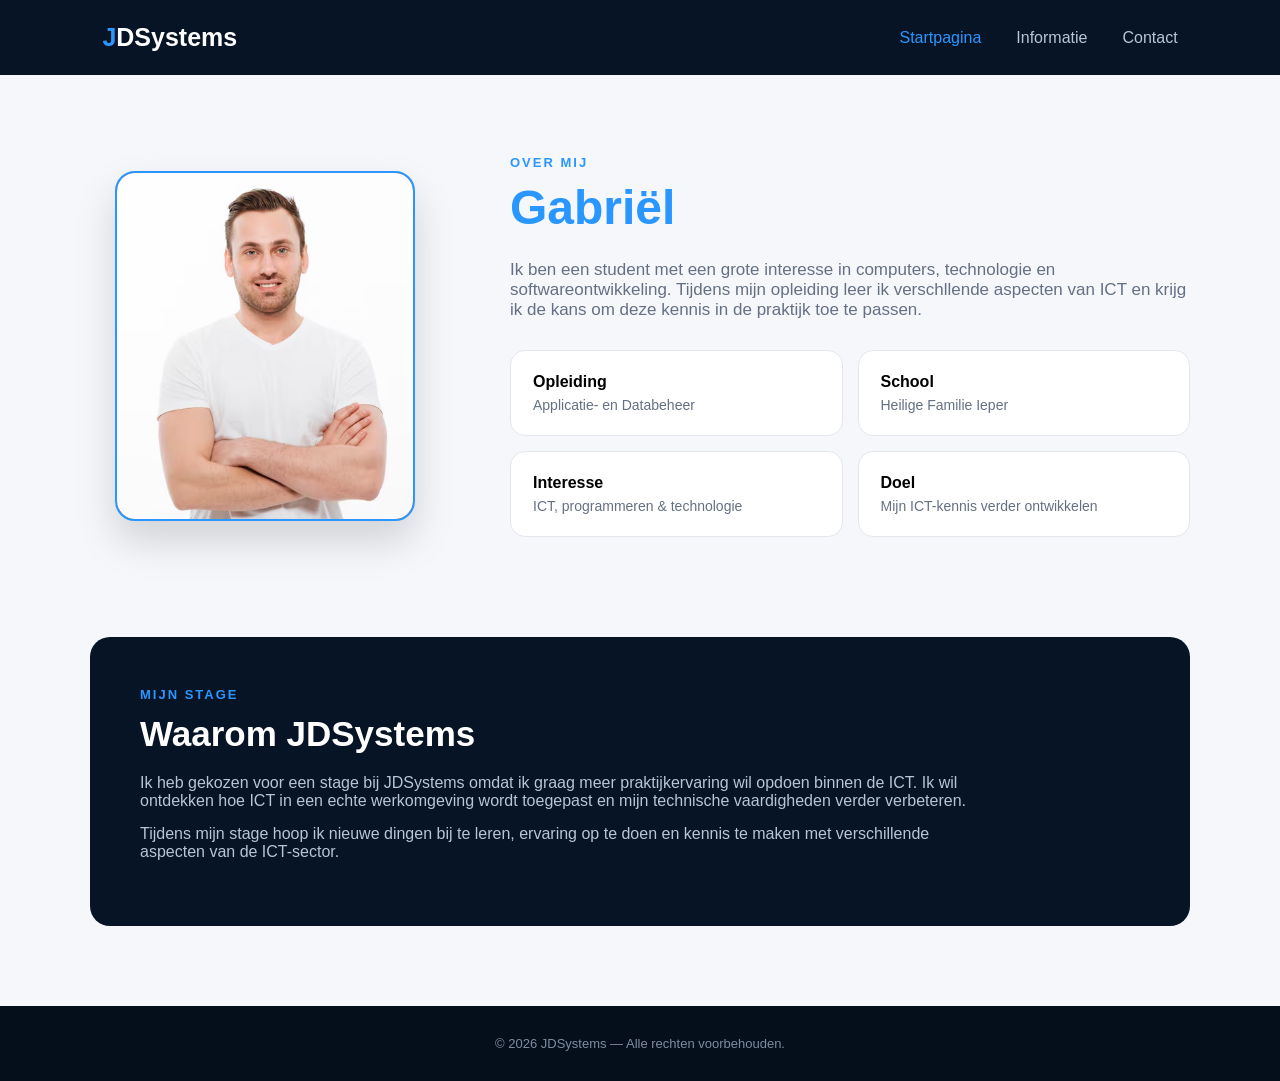
<file: index.html>
<!DOCTYPE html>
<html lang="nl">

<head>
    <meta charset="UTF-8" />
    <meta name="viewport" content="width=device-width, initial-scale=1.0" />
    <title>Stageopdracht JDSystems - Startpagina</title>
    <link rel="stylesheet" href="style.css" />
</head>

<body>
    <nav>
        <div class="logo">JDSystems</div>
        <ul>
            <li><a href="index.htm" class="active">Startpagina</a></li>
            <li><a href="gegevens.html">Informatie</a></li>
            <li><a href="contact.html" class="contact">Contact</a></li>
        </ul>
    </nav>

    <main class="about-page">
        <div class="about-container">
            <div class="about-photo">
                <div class="photo-placeholder">
                    <img src="Images/random-man.avif" />
                </div>
            </div>

            <div class="about-content">
                <p class="about-label">OVER MIJ</p>

                <h1>Gabriël</h1>

                <p class="intro">
                    Ik ben een student met een grote interesse in computers, technologie
                    en softwareontwikkeling. Tijdens mijn opleiding leer ik verschllende
                    aspecten van ICT en krijg ik de kans om deze kennis in de praktijk
                    toe te passen.
                </p>

                <div class="info-grid">
                    <div class="info-box">
                        <h3>Opleiding</h3>
                        <p>Applicatie- en Databeheer</p>
                    </div>

                    <div class="info-box">
                        <h3>School</h3>
                        <p>Heilige Familie Ieper</p>
                    </div>

                    <div class="info-box">
                        <h3>Interesse</h3>
                        <p>ICT, programmeren & technologie</p>
                    </div>

                    <div class="info-box">
                        <h3>Doel</h3>
                        <p>Mijn ICT-kennis verder ontwikkelen</p>
                    </div>
                </div>
            </div>
        </div>

        <section class="motivation">
            <p class="about-label">MIJN STAGE</p>
            <h2>Waarom JDSystems</h2>
            <p>
                Ik heb gekozen voor een stage bij JDSystems omdat ik graag meer
                praktijkervaring wil opdoen binnen de ICT. Ik wil ontdekken hoe ICT in
                een echte werkomgeving wordt toegepast en mijn technische vaardigheden
                verder verbeteren.
            </p>
            <p>
                Tijdens mijn stage hoop ik nieuwe dingen bij te leren, ervaring op te
                doen en kennis te maken met verschillende aspecten van de ICT-sector.
            </p>
        </section>
    </main>
    <footer>
        <p>&copy; 2026 JDSystems — Alle rechten voorbehouden.</p>
    </footer>
</body>

</html>
</file>
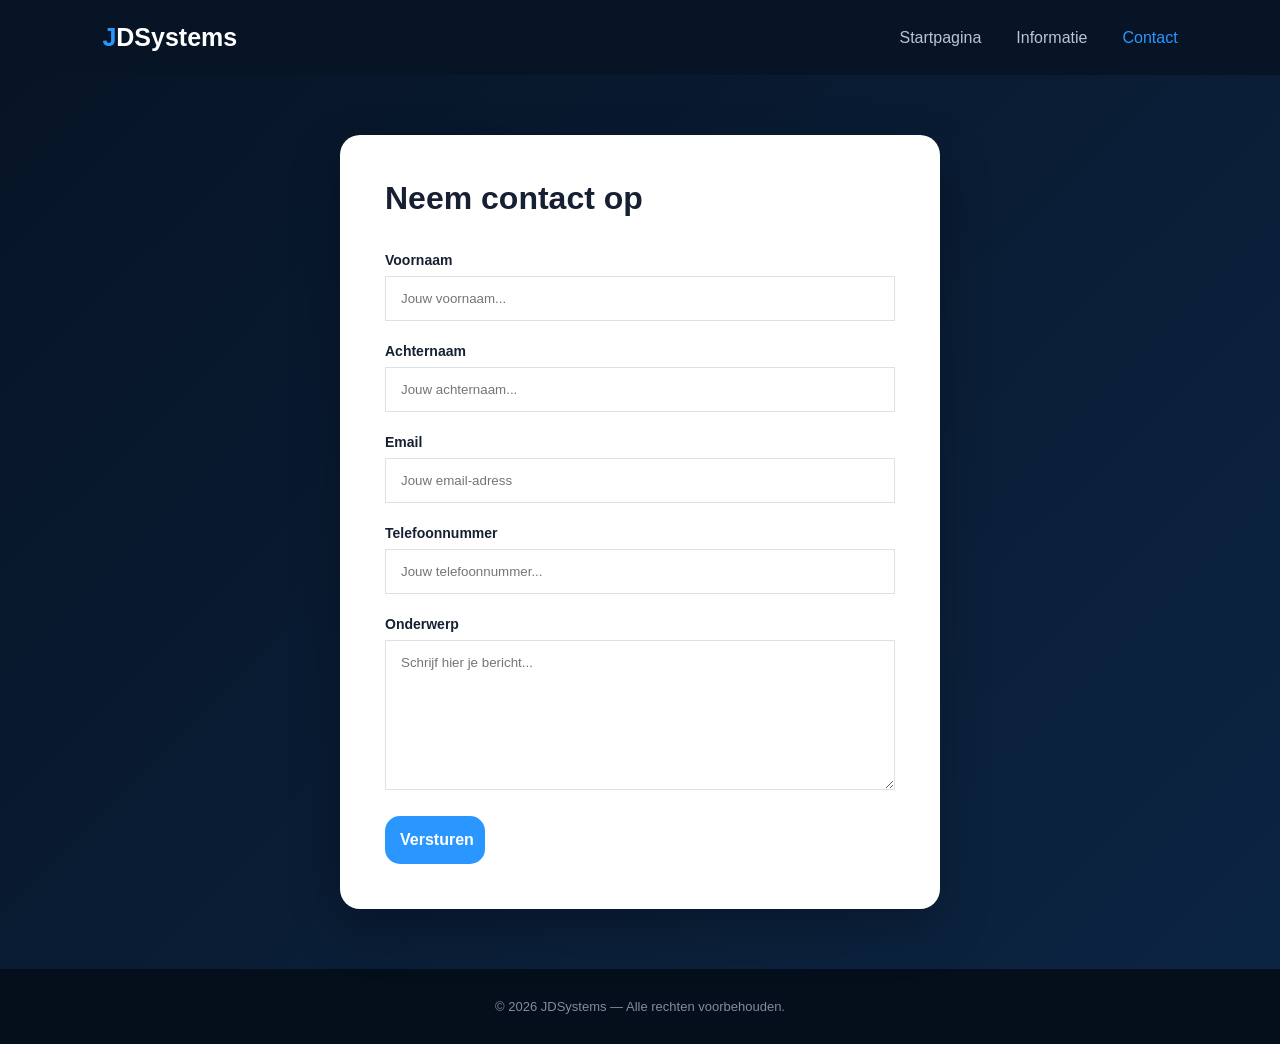
<file: contact.html>
<!DOCTYPE html>
<html lang="nl">
<head>
    <meta charset="UTF-8">
    <meta name="viewport" content="width=device-width, initial-scale=1.0">
    <title>Stageopdracht JDSystems - Contact</title>
    <link rel="stylesheet" href="style.css">
</head>
<body>
    <nav>
        <div class="logo">JDSystems</div>
        <ul>
            <li><a href="index.html">Startpagina</a></li>
            <li><a href="gegevens.html">Informatie</a></li>
            <li><a href="contact.html" class="contact, active">Contact</a></li>
        </ul>
    </nav>

    <main>
        <section class="contact_section">
            <form class="contact_form">
    
                <label for="voornaam">Voornaam</label>
                <input type="text" id="voornaam" name="Voornaam" placeholder="Jouw voornaam..." required>
                
                <label for="achternaam">Achternaam</label>
                <input type="text" id="achternaam" name="Achternaam" placeholder="Jouw achternaam..." required>
    
                <label for="email">Email</label>
                <input type="email" id="email" name="Email" placeholder="Jouw email-adress" required>
    
                <label for="telefoonnummer">Telefoonnummer</label>
                <input type="tel" id="telefoonnummer" name="Telefoonnummer" placeholder="Jouw telefoonnummer...">
    
                <label for="onderwerp">Onderwerp</label>
                <textarea id="onderwerp" name="onderwerp" placeholder="Schrijf hier je bericht..."></textarea>
    
                <input type="submit" value="Versturen">
            </form>
        </section>
    </main>

    <footer>
        <p>© 2026 JDSystems — Alle rechten voorbehouden.</p>
    </footer>
</body>
</html>
</file>
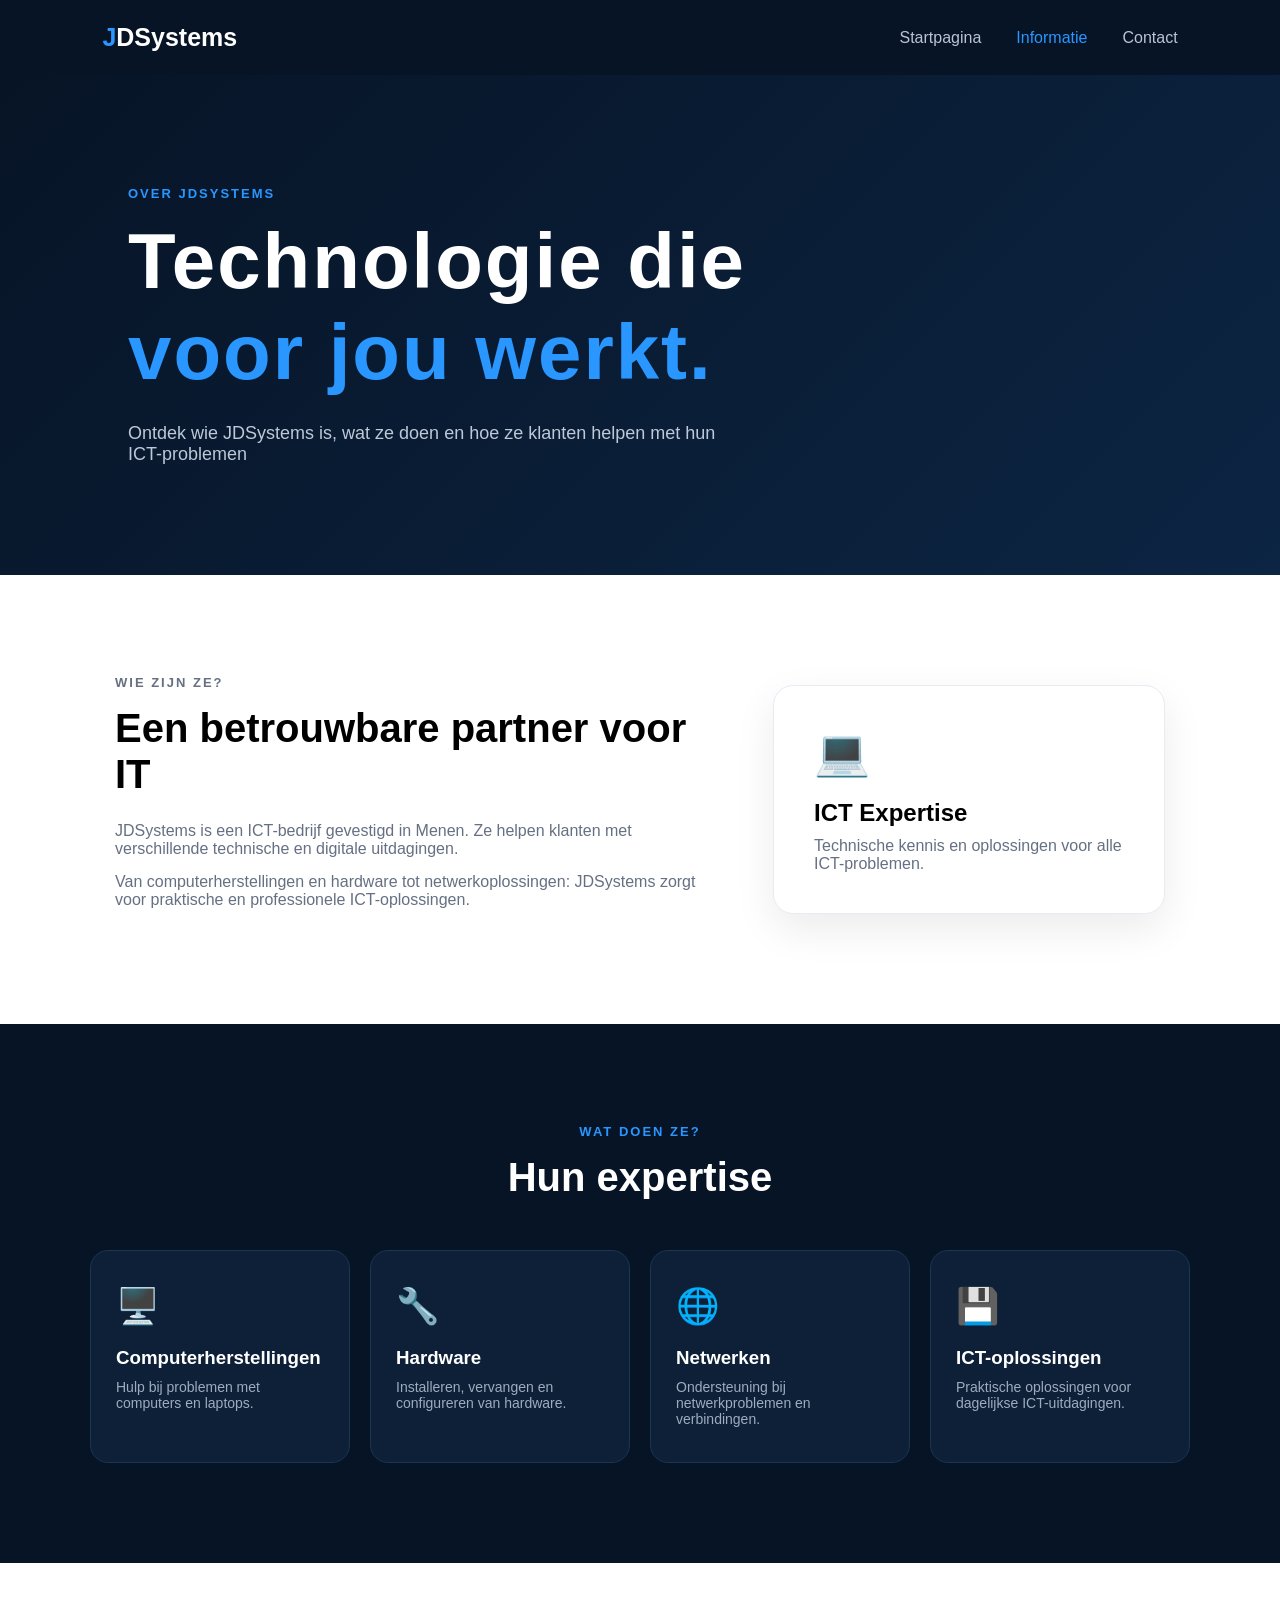
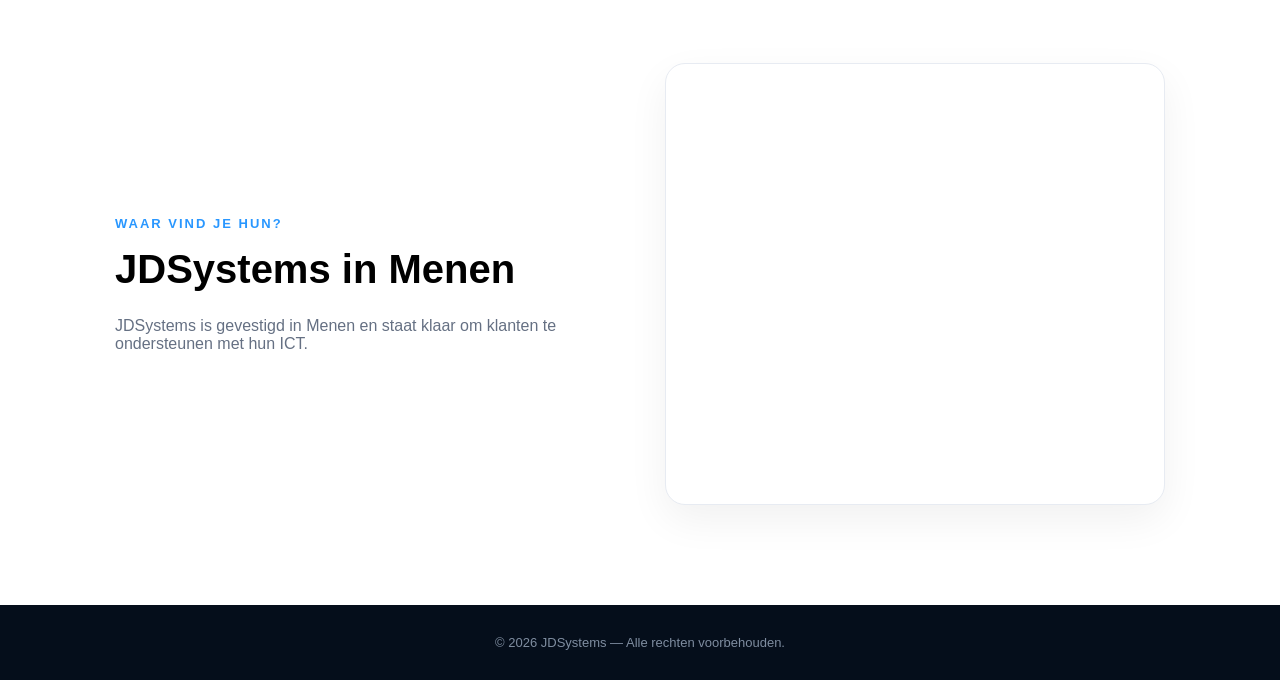
<file: gegevens.html>
<!DOCTYPE html>
<html lang="nl">
<head>
    <meta charset="UTF-8">
    <meta name="viewport" content="width=device-width, initial-scale=1.0">
    <title>Stageopdracht JDSystems - Gegevens</title>
    <link rel="stylesheet" href="style.css">
</head>
<body>
    <nav>
        <div class="logo">JDSystems</div>
        <ul>
            <li><a href="index.html" >Startpagina</a></li>
            <li><a href="gegevens.html" class="active">Informatie</a></li>
            <li><a href="contact.html" class="contact">Contact</a></li>
        </ul>
    </nav>

    <main>
        <!--Banner-->
        <section class="hero">
            <div class="hero-content">
                <p class="small-title">OVER JDSYSTEMS</p>
                <h1>Technologie die<br><span>voor jou werkt.</span></h1>
                <p class="hero-text">
                    Ontdek wie JDSystems is, wat ze doen en hoe ze
                    klanten helpen met hun ICT-problemen
                </p>
            </div>
        </section>

        <!--Over JDSystems-->
        <section class="about">
            <div class="about-text">
                <p class="section-label">WIE ZIJN ZE?</p>
                <h2>Een betrouwbare partner voor IT</h2>

                <p>
                    JDSystems is een ICT-bedrijf gevestigd in Menen.
                    Ze helpen klanten met verschillende technische en
                    digitale uitdagingen.
                </p>

                <p>
                    Van computerherstellingen en hardware tot
                    netwerkoplossingen: JDSystems zorgt voor praktische en
                    professionele ICT-oplossingen.
                </p>
            </div>

            <div class="about-card">
                <div class="card-icon">💻</div>
                <h3>ICT Expertise</h3>
                <p>
                    Technische kennis en oplossingen voor
                    alle ICT-problemen.
                </p>
            </div>
        </section>

        <!-- Diensten -->
        <section class="services">
            <p class="section-label">WAT DOEN ZE?</p>
            <h2>Hun expertise</h2>

            <div class="service-grid">

                <div class="service-card">
                    <div class="icon">🖥️</div>
                    <h3>Computerherstellingen</h3>
                    <p>
                        Hulp bij problemen met computers en laptops.
                    </p>
                </div>

                <div class="service-card">
                    <div class="icon">🔧</div>
                    <h3>Hardware</h3>
                    <p>
                        Installeren, vervangen en configureren van hardware.
                    </p>
                </div>

                <div class="service-card">
                    <div class="icon">🌐</div>
                    <h3>Netwerken</h3>
                    <p>
                        Ondersteuning bij netwerkproblemen en verbindingen.
                    </p>
                </div>

                <div class="service-card">
                    <div class="icon">💾</div>
                    <h3>ICT-oplossingen</h3>
                    <p>
                        Praktische oplossingen voor dagelijkse ICT-uitdagingen.
                    </p>
                </div>

            </div>
        </section>

        <!-- Locatie -->
        <section class="location">
            <div>
                <p class="section-label">WAAR VIND JE HUN?</p>
                <h2>JDSystems in Menen</h2>
                <p>
                    JDSystems is gevestigd in Menen en staat klaar
                    om klanten te ondersteunen met hun ICT.
                </p>
            </div>

            <div class="location-box">
                <div>
                    <iframe 
                        src="https://www.google.com/maps/embed?pb=!1m18!1m12!1m3!1d2521.68937737701!2d3.1071900754252937!3d50.79986497166092!2m3!1f0!2f0!3f0!3m2!1i1024!2i768!4f13.1!3m3!1m2!1s0x47c32e0723f6b03b%3A0xe125d8bf8688165f!2sJD%20Systems!5e0!3m2!1snl!2sbe!4v1790596625264!5m2!1snl!2sbe"
                        allowfullscreen=""
                        loading="lazy"
                        referrerpolicy="strict-origin-when-cross-origin"></iframe>
                </div>
            </div>
        </section>

    </main>

    <footer>
        <p>&copy; 2026 JDSystems — Alle rechten voorbehouden.</p>
    </footer>

</body>
</html>
</file>
<file: style.css>
*{
    margin: 0; /*Stelt alle margins in op 0*/
    padding: 0; /*Stelt alle paddings in op 0*/ 
    box-sizing: border-box;
    font-family: sans-serif;
}

/* NAVIGATIE */ 
nav{
    height: 75px;
    background: #071426;
    display: flex; /*Meer keuzes bij opmaak*/
    align-items: center; /*Verticale centrering*/
    justify-content: space-between; /*Zorgt voor plaats tussen links*/
    padding: 0 8%; /*Geen padding aan bovenkant maar wel aan zijkant*/
} 

.logo{
    color: white; /*Witte letters*/
    font-size: 25px; /*lettergootte*/
    font-weight: bold; /*Vetgedrukt*/
} 

.logo::first-letter{
    color: #2997ff; /*Eerste letter is blauw*/
} 
    
nav ul {
    display: flex; /*Meer keuzes bij opmaak*/
    list-style: none; /*Opsommingsteken weg*/
    gap: 35px;  /*Ruimte tussen links*/
} 
    
nav ul li a{
    color: #b9c4d5;
    text-decoration: none; /*lijn onder tekst weg*/
    font-size: 16px;
    transition: 0.3s; /*Zorgt voor een soort "animatie"*/
} 

nav ul li a:hover, nav ul li a.active{
    color: #2997ff; 
}

/*OVER MIJ PAGINA*/
.about-page{
    background: #f5f7fb;
    min-height: calc(100vh - 75px); /*Volledige breedte - 75px*/
    padding: 80px 20px; /*80px boven/onder en 20 px links/ rechts*/
}

.about-container{
    max-width: 1100px;
    margin: auto; /*Horizontale centrering*/
    display: grid; /*Zorgt dat een grid mogelijk is*/
    grid-template-columns: 350px 1fr; /*kolom links heeft vaste breedte van 350px, 2de kolom resterende ruimte*/
    gap: 70px;  /*Plaats tussen afbeelding en tekst*/
    align-items: center; /*Verticale centrering*/
}

/* FOTO */

.about-photo {
    display: flex;
    justify-content: center; /*centrering*/
}

.photo-placeholder {
    width: 300px;
    height: 350px;
    border-radius: 20px;
    overflow: hidden; /*De afbeelding die erin zit wordt ook afgerand*/
    background: #071426;
    border: 2px solid #2997ff;
    box-shadow: 0 20px 40px rgba(0, 0, 0, 0.15); /*Lichte schaduw*/
}

.photo-placeholder img {
    width: 100%; /*Neemt volledige placeholder in*/
    height: 100%; /*Neemt volledige placeholder in*/
    object-fit: cover; /*Zorgt dat de afbeelding er correct uitziet*/
}

/*TEKST*/
.about-label{
    color: #2997ff;
    font-size: 13px;
    font-weight: bold;
    letter-spacing: 2px;
    margin-bottom: 12px;
}

.about-content h1{
    color: #2997ff;
    font-size: 48px;
    line-height: 1.1;
    margin-bottom: 25px;
}

.intro{
    color: #657083;
    font-size: 17px;
    max-width: 700px;
    margin-bottom: 30px;
}

/*KAARTJES*/
.info-grid{
    display: grid;
    grid-template-columns: 1fr 1fr;
    gap: 15px;
}

.info-box{
    background: white;
    padding: 22px;
    border-radius: 15px;
    border: 1px solid #e3e7ed;
    transition: 0.3s;
}

.info-box:hover{
    transform: translateY(-4px);
    border-color: #2997ff;
    box-shadow: 0 15px 25px rgba(0, 0, 0, 0.07);
}

.info-box h3{
    font-size: 16px;
    margin-bottom: 6px;
}

.info-box p{
    color: #657083;
    font-size: 14px;
}

/*MOTIVATIE*/
.motivation{
    max-width: 1100px;
    margin: 100px auto 0;
    background: #071426;
    color: white;
    padding: 50px;
    border-radius: 20px;
}

.motivation h2{
    font-size: 35px;
    margin-bottom: 20px;
}

.motivation p:not(.about-label){
    color: #b9c4d5;
    max-width: 850px;
    margin-bottom: 15px;
}
/*Hero banner*/
.hero{
    height: 500px;
    display: flex;
    align-items: center;
    background: linear-gradient(135deg, #071426, #0c2543);
    color: white;
    padding: 80px 10%;
}

.hero-content{
    max-width: 800px;
}

.small-title, .section-label{
    color: #2997ff;
    font-size: 13px;
    font-weight: 700;
    letter-spacing: 2px;
    margin-bottom: 15px;
}

.hero h1{
    font-size: 78px;
    letter-spacing: 2px;
    margin-bottom: 25px;
}

.hero h1 span{
    color: #2997ff;
}

.hero-text{
    color: #bdc8d8;
    width: 600px;
    font-size: 18px;
}

/*OVER*/

.about{
    width: 1100px ;
    margin: auto;
    padding: 100px 25px;
    display: grid;
    grid-template-columns: 1.5fr 1fr;
    gap: 70px;
    align-items: center;
}

.about h2,
.services h2,
.location h2 {
    font-size: 40px;
    line-height: 1.15;
    margin-bottom: 25px;
}

.about-text p {
    color: #657083;
    margin-bottom: 15px;
}

.about-card {
    background: white;
    padding: 40px;
    border-radius: 20px;

    box-shadow: 0 15px 40px rgba(0, 0, 0, 0.08);

    border: 1px solid #e7ebf2;

    transition: 0.3s;
}

.about-card:hover {
    transform: translateY(-6px);
}

.card-icon {
    font-size: 45px;
    margin-bottom: 20px;
}

.about-card h3 {
    font-size: 24px;
    margin-bottom: 10px;
}

.about-card p {
    color: #657083;
}

/* SERVICES */

.services {
    background: #071426;
    color: white;
    padding: 100px 25px;
    text-align: center;
}

.services h2 {
    margin-bottom: 50px;
}

.service-grid {
    max-width: 1100px;
    margin: auto;

    display: grid;
    grid-template-columns: repeat(4, 1fr);
    gap: 20px;
}

.service-card {
    background: #0d2038;
    border: 1px solid #193653;

    padding: 35px 25px;
    border-radius: 18px;

    text-align: left;

    transition: 0.3s;
}

.service-card:hover {
    transform: translateY(-8px);
    border-color: #2997ff;
}

.icon {
    font-size: 35px;
    margin-bottom: 20px;
}

.service-card h3 {
    margin-bottom: 10px;
}

.service-card p {
    color: #9eacbd;
    font-size: 14px;
}

/* LOCATION */

.location {
    max-width: 1100px;
    margin: auto;
    padding: 100px 25px;

    display: grid;
    grid-template-columns: 1fr 1fr;
    gap: 50px;
    align-items: center;
}

.location > div:first-child p:last-child {
    color: #657083;
}

.location-box {
    background: white;
    padding: 35px;

    border-radius: 20px;
    border: 1px solid #e7ebf2;

    display: flex;
    align-items: center;
    gap: 20px;

    box-shadow: 0 15px 40px rgba(0, 0, 0, 0.06);
}

.location-box span {
    font-size: 40px;
}

.location-box p {
    color: #657083;
}

/* FOOTER */

footer {
    background: #050e1b;
    color: #7f8da0;

    text-align: center;
    padding: 30px;
    font-size: 13px;
}

/*Contact sectie*/
.contact_section{
    min-height: calc(100vh - 75px);
    display: flex;
    justify-content: center;
    align-items: center;
    padding: 60px 20px;
    background: linear-gradient(135deg, #071426, #0c2543);
}

/*Contact Formulier*/
.contact_form{
    width: 100%;
    max-width: 600px;
    background: white;
    padding: 45px;
    border-radius: 20px;
    box-shadow: 0 20px 50px rgba(0, 0, 0, 0.25); /*Lichter kleur*/
}

.contact_form::before{
    content: "Neem contact op";
    display: block;
    font-size: 32px;
    font-weight: bold;
    color: #172033;
    margin-bottom: 35px;
}

/*Lables*/
.contact_form label{
    display: block;
    font-size: 14px;
    font-weight: bold;
    margin-bottom: 8px;
    color: #172033;
}

/*Inputs*/
.contact_form input[type="text"], .contact_form input[type="email"],
.contact_form input[type="tel"], .contact_form textarea{
    width: 100%;
    padding: 14px 15px;
    margin-bottom: 22px;
    border: 1px solid #dce1e8;
    font-family: Arial, sans-serif;
    outline: none;
    transition: 0.3s;
}

.contact_form input:focus, .contact_form textarea:focus{
    border-color: #2997ff;
    box-shadow: 0 0 0 3px rgba(41, 151, 255, 0.12);
}

/*Textarea*/
.contact_form textarea{
    height: 150px;
    resize: vertical;
}

/*Submit*/
.contact_form input[type="submit"]{
    width: 100px;
    padding: 15px;
    border: none;
    border-radius: 15px;
    background: #2997ff;
    color: white;
    font-size: 16px;
    font-weight: bold;
    cursor: pointer;
    transition: 0.3s;
}

.contact_form input[type="submit"]:hover{
    background: #147fd1;
    transform: translateY(-2px);
    box-shadow: 0 8px 20px rgba(41, 151, 255, 0.3);
}

/* =========================
   RESPONSIVE DESIGN
   ========================= */

/* Tablets */
@media (max-width: 900px) {

    /* Navigatie */
    nav {
        padding: 0 5%;
    }

    nav ul {
        gap: 20px;
    }

    /* Hero */
    .hero {
        height: auto;
        min-height: 450px;
        padding: 70px 8%;
    }

    .hero h1 {
        font-size: 58px;
    }

    .hero-text {
        width: 100%;
        max-width: 600px;
    }

    /* About */
    .about {
        width: 100%;
        grid-template-columns: 1fr;
        gap: 40px;
        padding: 80px 8%;
    }

    /* Services */
    .service-grid {
        grid-template-columns: repeat(2, 1fr);
    }

    /* Location */
    .location {
        grid-template-columns: 1fr;
        padding: 80px 8%;
    }
}


/* Smartphones */
@media (max-width: 600px) {

    /* Navigatie */
    nav {
        height: auto;
        min-height: 75px;
        padding: 20px 6%;
        flex-direction: column;
        gap: 15px;
    }

    .logo {
        font-size: 23px;
    }

    nav ul {
        gap: 18px;
        flex-wrap: wrap;
        justify-content: center;
    }

    nav ul li a {
        font-size: 14px;
    }


    /* Hero */
    .hero {
        min-height: 400px;
        padding: 60px 7%;
    }

    .small-title,
    .section-label {
        font-size: 11px;
    }

    .hero h1 {
        font-size: 42px;
        line-height: 1.1;
        letter-spacing: 1px;
    }

    .hero-text {
        font-size: 16px;
        line-height: 1.6;
    }


    /* About */
    .about {
        width: 100%;
        padding: 70px 7%;
        gap: 35px;
    }

    .about h2,
    .services h2,
    .location h2 {
        font-size: 32px;
    }

    .about-text p {
        font-size: 15px;
        line-height: 1.6;
    }

    .about-card {
        padding: 30px;
    }


    /* Services */
    .services {
        padding: 70px 7%;
    }

    .service-grid {
        grid-template-columns: 1fr;
        gap: 18px;
    }

    .service-card {
        padding: 30px 25px;
    }


    /* Location */
    .location {
        padding: 70px 7%;
        gap: 30px;
    }

    .location-box {
        padding: 25px;
    }

    .location-box span {
        font-size: 32px;
    }


    /* Footer */
    footer {
        padding: 25px 15px;
        font-size: 12px;
    }


    /* Over mij pagina */
    .about-page {
        padding: 60px 20px;
    }

    .about-container {
        grid-template-columns: 1fr;
        gap: 40px;
    }

    .about-photo {
        order: 1;
    }

    .about-content {
        order: 2;
    }

    .photo-placeholder {
        width: 250px;
        height: 300px;
    }

    .about-content h1 {
        font-size: 38px;
    }

    .intro {
        font-size: 16px;
    }


    /* Contact */
    .contact_section {
        padding: 40px 15px;
    }

    .contact_form {
        padding: 30px 25px;
    }

    .contact_form::before {
        font-size: 27px;
        margin-bottom: 25px;
    }

    .location-box {
        padding: 15px;
    }

    .location-box iframe {
        height: 300px;
    }
}


/* Extra kleine smartphones */
@media (max-width: 400px) {

    .hero h1 {
        font-size: 36px;
    }

    nav ul {
        gap: 12px;
    }

    nav ul li a {
        font-size: 13px;
    }

    .about h2,
    .services h2,
    .location h2 {
        font-size: 28px;
    }

    .photo-placeholder {
        width: 220px;
        height: 270px;
    }
}

/* RESPONSIVE GOOGLE MAP */
.location-box {
    width: 100%;
    padding: 20px;
}

.location-box > div {
    width: 100%;
}

.location-box iframe {
    width: 100%;
    height: 400px;
    display: block;
    border: 0;
    border-radius: 12px;
}
</file>
